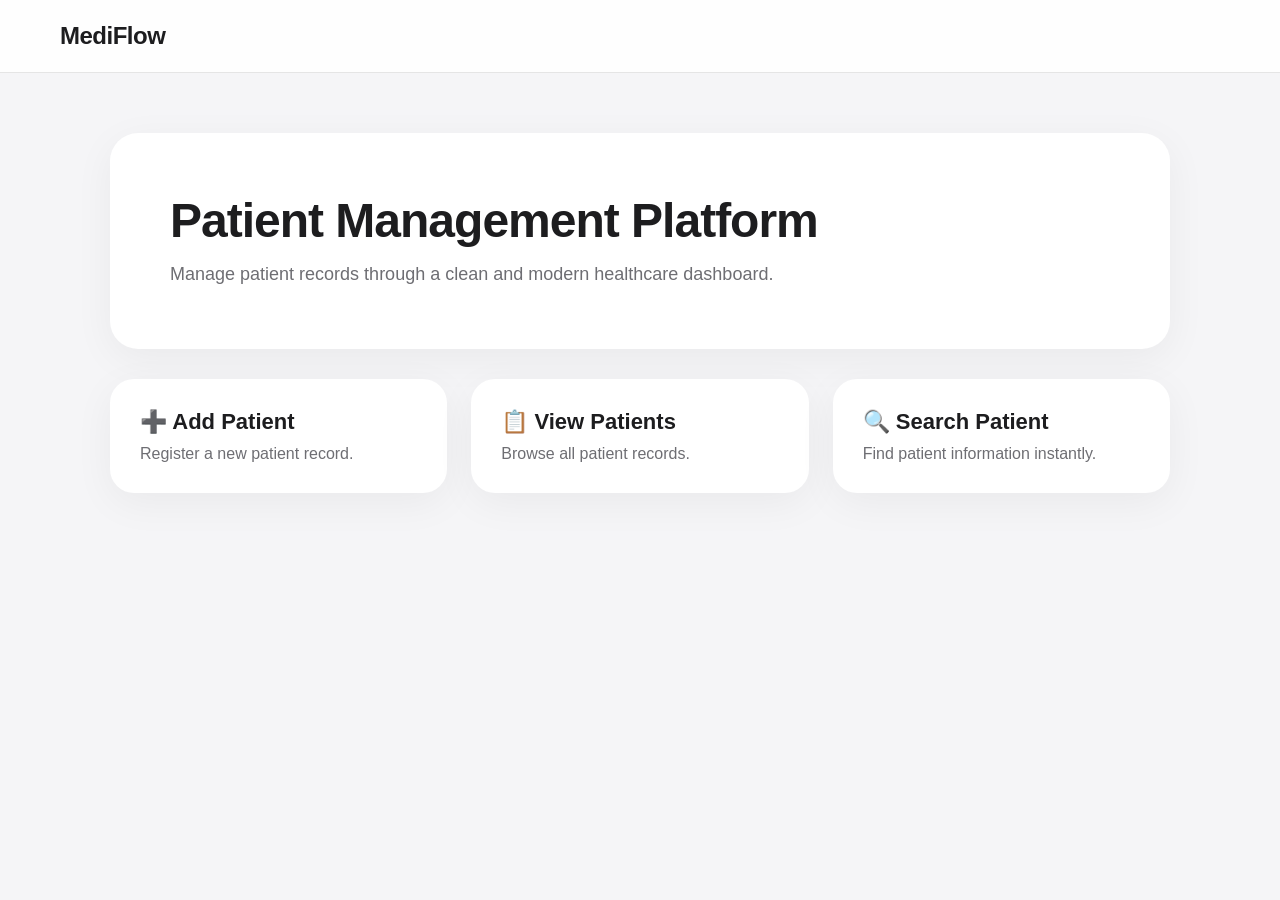
<file: public/index.html>
<!DOCTYPE html>
<html lang="en">
<head>
    <meta charset="UTF-8">
    <meta name="viewport" content="width=device-width, initial-scale=1.0">
    <title>MediFlow</title>

    <link rel="stylesheet" href="style.css">
</head>
<body>

    <nav class="navbar">
        <h1>MediFlow</h1>
    </nav>

    <main class="container">

        <section class="hero-card">
            <h2>Patient Management Platform</h2>
            <p>
                Manage patient records through a clean and modern healthcare dashboard.
            </p>
        </section>

        <section class="menu">

            <a href="add-patient.html" class="card">
                <h3>➕ Add Patient</h3>
                <p>Register a new patient record.</p>
            </a>

            <a href="view-patients.html" class="card">
                <h3>📋 View Patients</h3>
                <p>Browse all patient records.</p>
            </a>

            <a href="search-patient.html" class="card">
                <h3>🔍 Search Patient</h3>
                <p>Find patient information instantly.</p>
            </a>

        </section>

    </main>

</body>
</html>
</file>
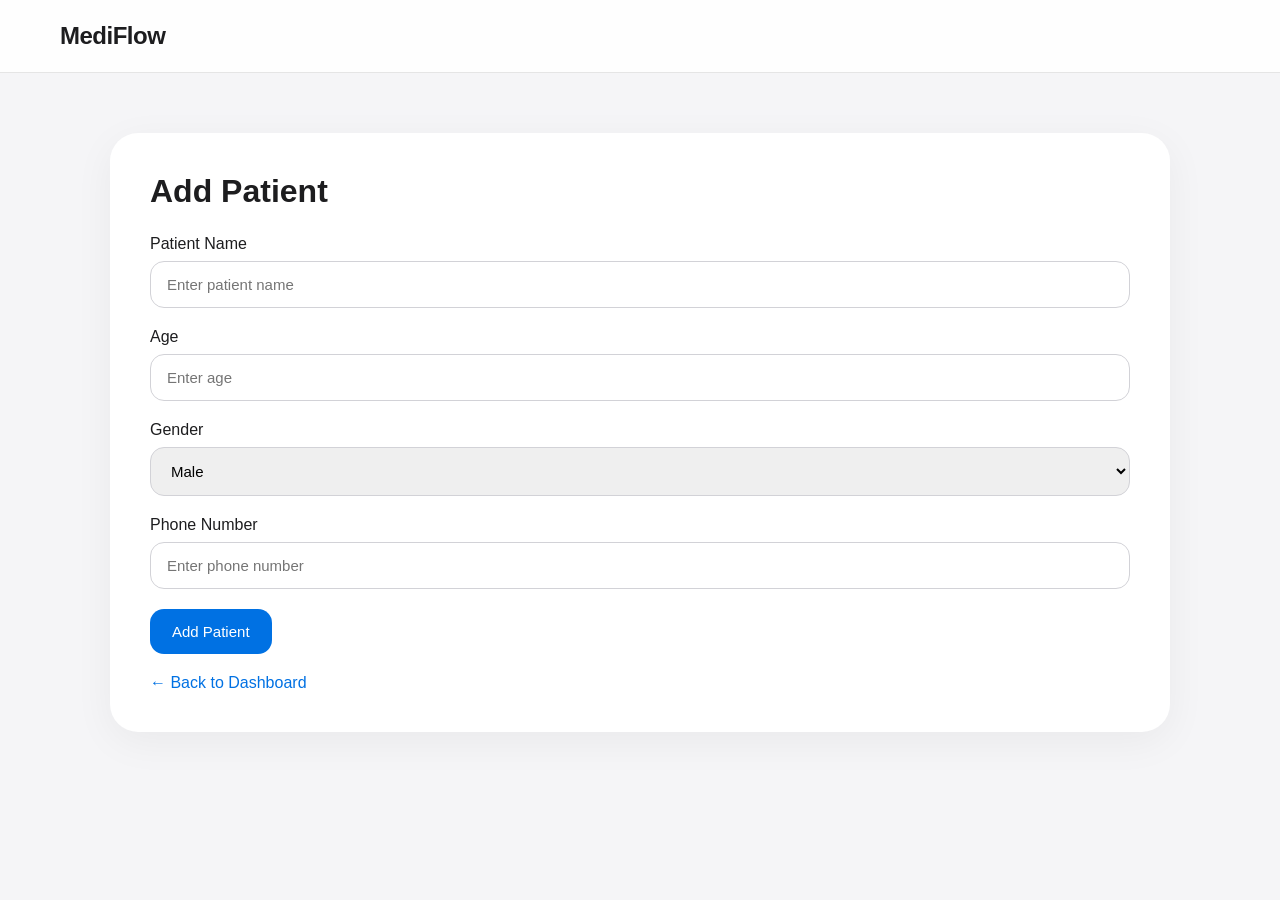
<file: public/add-patient.html>
<!DOCTYPE html>
<html lang="en">
<head>
    <meta charset="UTF-8">
    <meta name="viewport" content="width=device-width, initial-scale=1.0">
    <title>Add Patient - MediFlow</title>

    <link rel="stylesheet" href="style.css">
</head>
<body>

    <nav class="navbar">
        <h1>MediFlow</h1>
    </nav>

    <main class="container">

        <div class="form-card">

            <h2>Add Patient</h2>

            <form id="patientForm">

                <label>Patient Name</label>
                <input
                    type="text"
                    id="name"
                    placeholder="Enter patient name"
                    required
                >

                <label>Age</label>
                <input
                    type="number"
                    id="age"
                    placeholder="Enter age"
                    required
                >

                <label>Gender</label>
                <select id="gender">
                    <option>Male</option>
                    <option>Female</option>
                    <option>Other</option>
                </select>

                <label>Phone Number</label>
                <input
                    type="text"
                    id="phone"
                    placeholder="Enter phone number"
                    required
                >

                <button type="submit" class="button">
                    Add Patient
                </button>

            </form>

            <a href="index.html" class="back-link">
                ← Back to Dashboard
            </a>

        </div>

    </main>

    <script>
        document.getElementById("patientForm")
        .addEventListener("submit", async (e) => {

            e.preventDefault();

            const patient = {
                name: document.getElementById("name").value,
                age: document.getElementById("age").value,
                gender: document.getElementById("gender").value,
                phone: document.getElementById("phone").value
            };

            const response = await fetch("/api/patients", {
                method: "POST",
                headers: {
                    "Content-Type": "application/json"
                },
                body: JSON.stringify(patient)
            });

            if(response.ok){
                alert("Patient Added Successfully");
                document.getElementById("patientForm").reset();
            }
            else{
                alert("Something went wrong");
            }
        });
    </script>

</body>
</html>
</file>
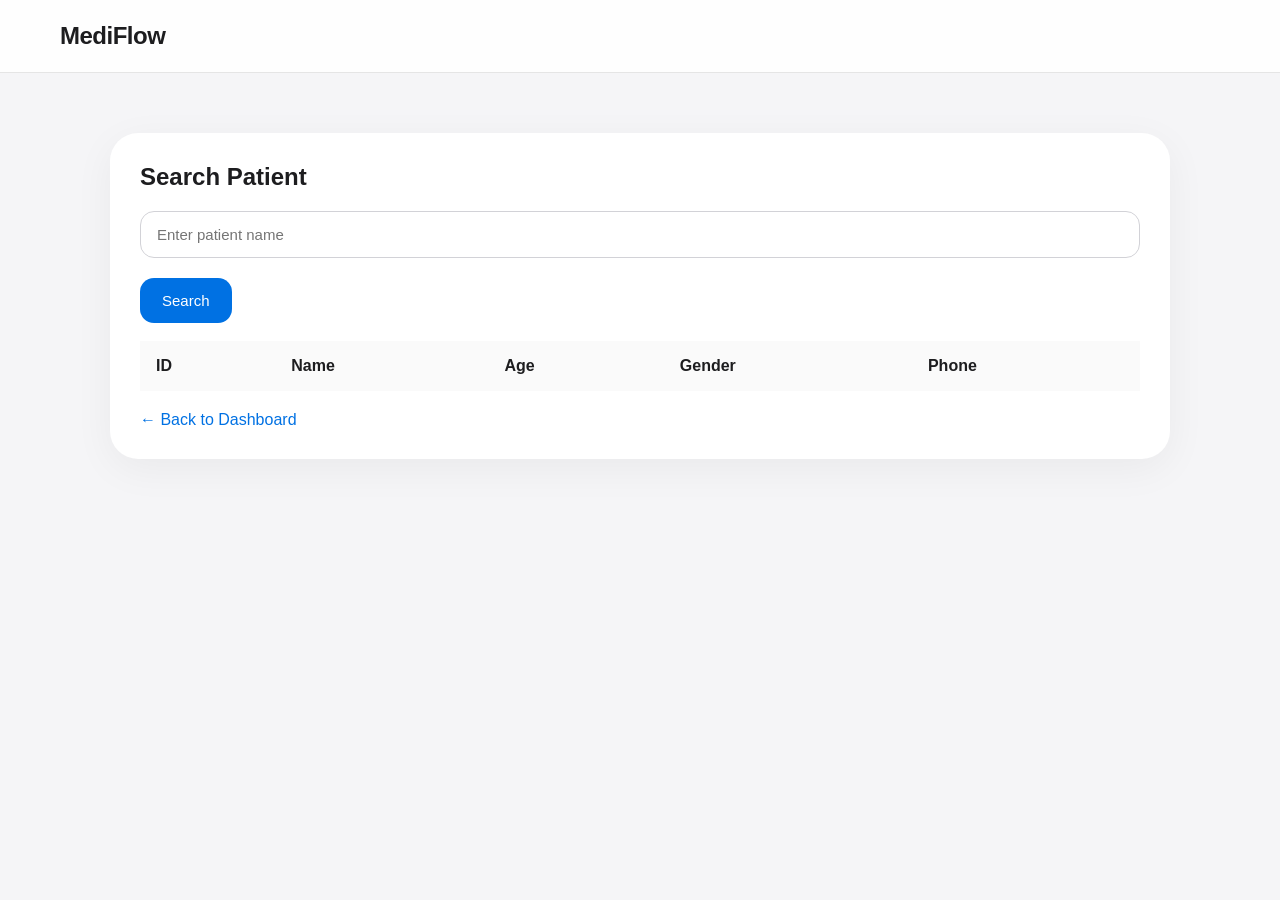
<file: public/search-patient.html>
<!DOCTYPE html>
<html lang="en">
<head>
    <meta charset="UTF-8">
    <meta name="viewport" content="width=device-width, initial-scale=1.0">
    <title>Search Patients - MediFlow</title>
    <link rel="stylesheet" href="style.css">
</head>
<body>

<nav class="navbar">
    <h1>MediFlow</h1>
</nav>

<main class="container">

    <div class="table-card">

        <h2 style="margin-bottom:20px;">Search Patient</h2>

        <input
            type="text"
            id="searchInput"
            placeholder="Enter patient name"
        >

        <button class="button" onclick="searchPatient()">
            Search
        </button>

        <br><br>

        <table>

            <thead>
                <tr>
                    <th>ID</th>
                    <th>Name</th>
                    <th>Age</th>
                    <th>Gender</th>
                    <th>Phone</th>
                </tr>
            </thead>

            <tbody id="results">

            </tbody>

        </table>

        <a href="index.html" class="back-link">
            ← Back to Dashboard
        </a>

    </div>

</main>

<script>

async function searchPatient() {

    const search =
        document.getElementById("searchInput").value;

    const response =
        await fetch(`/api/patients?search=${search}`);

    const patients =
        await response.json();

    const results =
        document.getElementById("results");

    results.innerHTML = "";

    patients.forEach(patient => {

        results.innerHTML += `
        <tr>
            <td>${patient.id}</td>
            <td>${patient.name}</td>
            <td>${patient.age}</td>
            <td>${patient.gender}</td>
            <td>${patient.phone}</td>
        </tr>
        `;
    });
}

</script>

</body>
</html>
</file>
<file: public/style.css>
* {
    margin: 0;
    padding: 0;
    box-sizing: border-box;
}

body {
    font-family: -apple-system, BlinkMacSystemFont, "SF Pro Display",
        "Segoe UI", sans-serif;
    background: #f5f5f7;
    color: #1d1d1f;
    min-height: 100vh;
}

.navbar {
    background: rgba(255, 255, 255, 0.85);
    backdrop-filter: blur(20px);
    border-bottom: 1px solid #e5e5e5;
    padding: 22px 60px;
    position: sticky;
    top: 0;
}

.navbar h1 {
    font-size: 24px;
    font-weight: 600;
    letter-spacing: -0.5px;
}

.container {
    max-width: 1100px;
    margin: 60px auto;
    padding: 0 20px;
}

.hero-card {
    background: white;
    border-radius: 28px;
    padding: 60px;
    margin-bottom: 30px;
    box-shadow: 0 10px 40px rgba(0,0,0,0.05);
}

.hero-card h2 {
    font-size: 48px;
    font-weight: 700;
    margin-bottom: 12px;
    letter-spacing: -1px;
}

.hero-card p {
    color: #6e6e73;
    font-size: 18px;
    line-height: 1.6;
}

.menu {
    display: grid;
    grid-template-columns: repeat(auto-fit, minmax(280px, 1fr));
    gap: 24px;
}

.card {
    background: white;
    text-decoration: none;
    color: inherit;
    padding: 30px;
    border-radius: 24px;
    box-shadow: 0 10px 40px rgba(0,0,0,0.05);
    transition: all 0.25s ease;
}

.card:hover {
    transform: translateY(-6px);
}

.card h3 {
    font-size: 22px;
    margin-bottom: 10px;
}

.card p {
    color: #6e6e73;
}

.form-card {
    background: white;
    padding: 40px;
    border-radius: 28px;
    box-shadow: 0 10px 40px rgba(0,0,0,0.05);
}

.form-card h2 {
    margin-bottom: 25px;
    font-size: 32px;
}

label {
    display: block;
    margin-bottom: 8px;
    font-weight: 500;
}

input,
select {
    width: 100%;
    padding: 14px 16px;
    border: 1px solid #d2d2d7;
    border-radius: 14px;
    font-size: 15px;
    margin-bottom: 20px;
    outline: none;
}

input:focus,
select:focus {
    border-color: #0071e3;
}

.button {
    background: #0071e3;
    color: white;
    border: none;
    padding: 14px 22px;
    border-radius: 14px;
    cursor: pointer;
    font-size: 15px;
    font-weight: 500;
}

.button:hover {
    opacity: 0.9;
}

.back-link {
    display: inline-block;
    margin-top: 20px;
    text-decoration: none;
    color: #0071e3;
}

.table-card {
    background: white;
    padding: 30px;
    border-radius: 28px;
    box-shadow: 0 10px 40px rgba(0,0,0,0.05);
}

table {
    width: 100%;
    border-collapse: collapse;
}

th {
    text-align: left;
    background: #fafafa;
    padding: 16px;
}

td {
    padding: 16px;
    border-top: 1px solid #eeeeee;
}

.action-btn {
    background: #0071e3;
    color: white;
    text-decoration: none;
    padding: 8px 14px;
    border-radius: 10px;
    font-size: 14px;
}

.delete-btn {
    background: #ff3b30;
}
</file>
